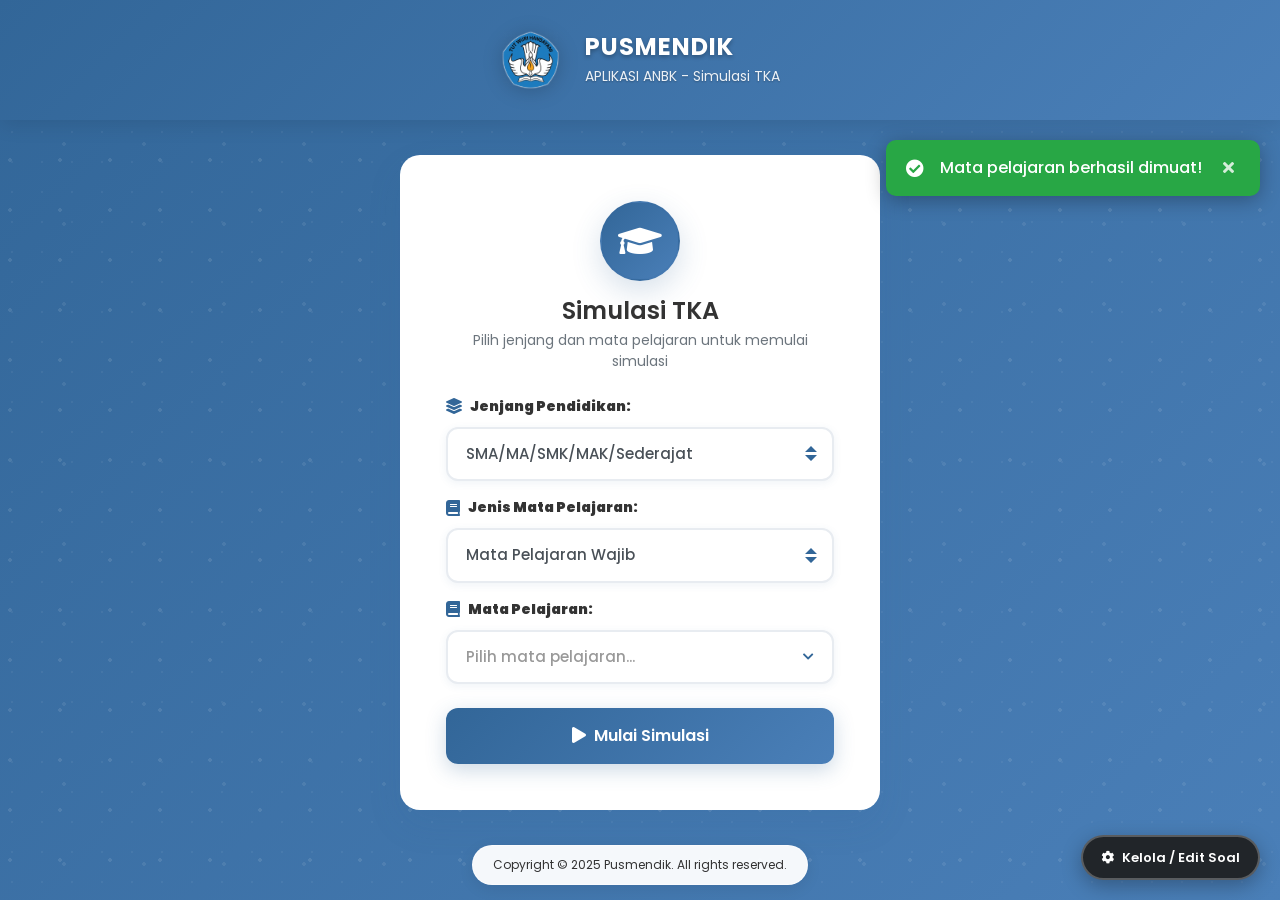
<file: index.html>
<!DOCTYPE html>
<html lang="id">
<head>
  <title id="pageTitle">Ayo Coba TKA | Pilih Mata Pelajaran</title>
  <meta charset="utf-8">
  <meta name="viewport" content="width=device-width, initial-scale=1">

  <link rel="apple-touch-icon" sizes="180x180" href="assets/images/apple-touch-icon.png">
  <link rel="icon" type="image/png" sizes="32x32" href="assets/images/favicon-32x32.png">
  <meta name="theme-color" content="#326698">

  <!-- Bootstrap 4.5.2, FontAwesome 5.7.0, iCheck Bootstrap, Google Fonts Poppins -->
  <link rel="stylesheet" href="https://maxcdn.bootstrapcdn.com/bootstrap/4.5.2/css/bootstrap.min.css">
  <link rel="stylesheet" href="https://use.fontawesome.com/releases/v5.7.0/css/all.css" crossorigin="anonymous">
  <link rel="stylesheet" href="assets/css/icheck-bootstrap.min.css">
  <link href="https://fonts.googleapis.com/css2?family=Poppins:wght@300;400;500;600;700&display=swap" rel="stylesheet">
  <link rel="stylesheet" href="assets/css/style.css">

  <script src="https://ajax.googleapis.com/ajax/libs/jquery/3.5.1/jquery.min.js"></script>
  <script src="https://cdnjs.cloudflare.com/ajax/libs/popper.js/1.16.0/umd/popper.min.js"></script>
  <script src="https://maxcdn.bootstrapcdn.com/bootstrap/4.5.2/js/bootstrap.min.js"></script>
</head>
<body class="mode-landing" id="appBody">

  <!-- Background Pattern (Landing & Review) -->
  <div class="bg-pattern" id="bgPattern"></div>

  <!-- ==================== HEADER 1: LANDING / REVIEW MODERN HEADER ==================== -->
  <div class="container-fluid text-white" id="headerLanding"
    style="background: linear-gradient(135deg, #326698 0%, #4a7fb8 100%); box-shadow: 0 4px 20px rgba(0,0,0,0.1); height:120px; position:fixed; top:0px; left:0px; right:0px; z-index:1000;">
    <div class="row h-100 align-items-center">
      <div class="col-12" id="headerLandingCenter">
        <div class="d-flex align-items-center justify-content-center">
          <div class="logo-container mr-4">
            <img style="height:60px; filter: drop-shadow(0 2px 10px rgba(0,0,0,0.2));" src="assets/images/logo-kemdikbud-71x72.png" alt="Logo Kemendikdasmen">
          </div>
          <div class="header-text text-left">
            <h3 class="mb-1" style="font-weight: 700; font-size: 24px; text-shadow: 0 2px 4px rgba(0,0,0,0.3);">PUSMENDIK</h3>
            <p class="mb-0" style="font-size: 14px; opacity: 0.9; text-shadow: 0 1px 2px rgba(0,0,0,0.3);">APLIKASI ANBK - Simulasi TKA</p>
          </div>
        </div>
      </div>

      <!-- Header Review Mode (Left + Right User Avatar) -->
      <div class="col-md-6 d-none" id="headerReviewLeft">
        <div class="d-flex align-items-center justify-content-start pl-4">
          <div class="logo-container mr-4">
            <img style="height:60px; filter: drop-shadow(0 2px 10px rgba(0,0,0,0.2));" src="assets/images/logo-kemdikbud-71x72.png" alt="Logo">
          </div>
          <div class="header-text text-left">
            <h3 class="mb-1" style="font-weight: 700; font-size: 24px; text-shadow: 0 2px 4px rgba(0,0,0,0.3);">PUSMENDIK</h3>
            <p class="mb-0" style="font-size: 14px; opacity: 0.9; text-shadow: 0 1px 2px rgba(0,0,0,0.3);">APLIKASI ANBK - Simulasi TKA</p>
          </div>
        </div>
      </div>
      <div class="col-md-6 d-none" id="headerReviewRight">
        <div class="d-flex align-items-center justify-content-end pr-4">
          <div class="user-info text-right mr-3">
            <p class="mb-0" style="font-size: 14px; font-weight: 500;" id="reviewHeaderUser">P130100230 - PESERTA TKA</p>
            <p class="mb-0" style="font-size: 12px; opacity: 0.8;">Reviu Hasil Simulasi</p>
          </div>
          <div class="user-avatar">
            <div class="avatar-circle">
              <i class="fas fa-user"></i>
            </div>
          </div>
        </div>
      </div>
    </div>
  </div>

  <!-- ==================== HEADER 2: CBT / ANBK CLASSIC HEADER ==================== -->
  <div class="container-fluid text-white d-none" id="headerCBT"
    style="background:#326698; background-size: contain; background-image: url('assets/images/bg-top.png'); background-repeat: no-repeat; background-position: left; height:150px; position:fixed; top:0px; left:0px; right:0px; z-index:900;">
    <div class="row">
      <div class="col pl-5 pt-1">
        <table>
          <tbody>
            <tr>
              <td>
                <img style="margin:5px;height:70px" src="assets/images/logo-kemdikbud-71x72.png" alt="Logo">
              </td>
              <td class="text-left">
                <div><b>PUSMENDIK</b></div>
                <div><small>APLIKASI ANBK</small></div>
              </td>
            </tr>
          </tbody>
        </table>
      </div>
      <div class="col pl-5 pt-1 mt-4 pr-5 text-right d-none" id="headerCBTUserBox">
        <table align="right">
          <tbody>
            <tr>
              <td style="vertical-align:top; padding-right:8px;">
                <div><small id="headerCBTUserName">P130100230 - PESERTA TKA</small></div>
              </td>
              <td>
                <div class="pl-1 pr-1 pt-1 pb-1" style="background:#74b9ff;border-radius:2px;color:#326698">
                  <i class="fa fa-graduation-cap fa-flip-horizontal"></i>
                </div>
              </td>
            </tr>
          </tbody>
        </table>
      </div>
    </div>
  </div>

  <!-- ==================== VIEW 1: PILIH MATA PELAJARAN ==================== -->
  <section id="view-pilih-mapel" class="app-view">
    <div class="wrapper" style="margin: 0 auto; display: flex; justify-content: center; align-items: center; min-height: 100vh; padding-top: 140px;">
      <div id="formContent" class="landing-card">
        <div class="fadeIn text-center">
          <div class="header-icon mb-4">
            <div class="icon-circle">
              <i class="fas fa-graduation-cap"></i>
            </div>
            <h4 class="mt-3 mb-1" style="color: #333; font-weight: 600;">Simulasi TKA</h4>
            <p class="text-muted" style="font-size: 14px;">Pilih jenjang dan mata pelajaran untuk memulai simulasi</p>
          </div>

          <form action="javascript:void(0)" method="post" id="formData">
            <div class="form-group text-left">
              <label class="form-label"><i class="fas fa-layer-group mr-2"></i><b>Jenjang Pendidikan:</b></label>
              <select name="jenjang" id="jenjang" class="form-control custom-select">
                <option value="sma">SMA/MA/SMK/MAK/Sederajat</option>
                <option value="smp">SMP/MTs/Sederajat</option>
                <option value="sd">SD/MI/Sederajat</option>
              </select>
            </div>

            <div class="form-group text-left">
              <label class="form-label"><i class="fas fa-book mr-2"></i><b>Jenis Mata Pelajaran:</b></label>
              <select name="jenis_mapel" id="jenis_mapel" class="form-control custom-select">
                <option value="1">Mata Pelajaran Wajib</option>
                <option value="2">Mata Pelajaran Pilihan</option>
              </select>
            </div>

            <div class="form-group text-left" id="mapel_group">
              <label class="form-label"><i class="fas fa-book mr-2"></i><b>Mata Pelajaran:</b></label>
              <div class="mapel-select-wrapper" id="mapel_container">
                <div class="mapel-select-display" id="mapel_toggle">
                  <span id="mapel_selected_label" class="mapel-placeholder">Pilih mata pelajaran...</span>
                  <i class="fas fa-chevron-down mapel-arrow" id="mapel_arrow"></i>
                </div>
                <div class="mapel-dropdown" id="mapel_dropdown">
                  <div class="mapel-search-box">
                    <i class="fas fa-search mapel-search-icon"></i>
                    <input type="text" id="mapel_search_input" placeholder="Cari mata pelajaran..." autocomplete="off">
                  </div>
                  <div class="mapel-options-list" id="mapel_options_list">
                    <div class="mapel-loading">Loading...</div>
                  </div>
                </div>
              </div>
              <select name="mapel" id="mapel" style="display:none;"></select>
            </div>

            <div class="text-center mt-4">
              <button type="button" class="btn btn-primary btn-lg btn-block custom-btn" id="btnMulaiSimulasi" onclick="selectData()">
                <i class="fas fa-play mr-2"></i>Mulai Simulasi
              </button>
            </div>
          </form>
        </div>
      </div>
    </div>
  </section>

  <!-- ==================== VIEW 2: LOGIN SIMULASI ==================== -->
  <section id="view-login" class="app-view d-none">
    <div class="wrapper fadeInDown cbt-wrapper" style="margin-top:100px;">
      <div class="cbt-card" style="max-width:450px; width:90%;">
        <div class="fadeIn text-left p-5">
          <div style="font-size:18px;"><b>Selamat Datang</b></div>
          <div class="mb-3"><small class="text-muted">Silakan login dengan menggunakan username dan password yang anda miliki</small></div>
          <form class="text-center" action="javascript:void(0)" id="formLogin">
            <div class="input-group mt-4 mb-3">
              <div class="input-group-prepend">
                <span class="input-group-text" style="border:0px;background:#fff"><i class="fa fa-user-circle"></i></span>
              </div>
              <input type="text" class="form-control cbt-line-input" placeholder="Username" name="username" id="username" autocomplete="off" required value="P130100230">
            </div>
            <div class="input-group mt-3 mb-4">
              <div class="input-group-prepend">
                <span class="input-group-text" style="border:0px;background:#fff"><i class="fa fa-lock"></i></span>
              </div>
              <input type="password" class="form-control cbt-line-input" placeholder="Password" name="password" id="password" autocomplete="off" required value="DHND*">
              <div class="input-group-prepend">
                <span class="input-group-text" style="border:0px;background:#fff;padding-right:0px;padding-left:0px;cursor:pointer;" onclick="showPassword()" id="btn-eye"><i class="fa fa-eye"></i></span>
              </div>
            </div>
            <button type="button" class="btn btn-primary btn-round form-control" style="border-radius:20px" onclick="login()">Login</button>
          </form>
        </div>
      </div>
    </div>
  </section>

  <!-- ==================== VIEW 3: KONFIRMASI DATA PESERTA ==================== -->
  <section id="view-konfirmasi-data" class="app-view d-none">
    <div class="container-fluid fadeInDown pl-5 pr-5 mb-5" style="margin-top:100px; position:relative; z-index:950;">
      <div class="row">
        <div class="col-sm-8">
          <div class="text-left pl-5 pt-3 pb-5 mb-2 cbt-card" style="background-size: 300px; background-image: url('assets/images/logo-w.png'); background-repeat: no-repeat; background-position: top right;">
            <div>
              <span class="mr-3" id="token" style="font-weight:500; cursor:pointer;" title="Klik untuk menyalin token ke kolom Token" onclick="copyTokenToInput()">Token : JNZOON</span>
              <button class="btn btn-primary btn-round btn-sm" onclick="refreshToken();">Refresh</button>
            </div>
          </div>
        </div>
        <div class="col-sm-4">
          <div class="fadeIn text-left pl-5 pt-3 pb-5 pr-5 cbt-card" style="background-size: 300px; background-image: url('assets/images/logo-w.png'); background-repeat: no-repeat; background-position: top right;">
            <div style="font-size:26px" class="mb-2">Konfirmasi data Peserta</div>
            <form class="text-left" action="javascript:void(0)" id="formKonfirmasiData">
              <div class="mt-1">
                <label class="m-0 p-0"><small style="font-size:10px"><b>Kode NIK</b></small></label>
                <input type="text" class="w-100 m-0 p-0 cbt-flat-input" id="konf_nik" readonly value="P130100230">
              </div>
              <div class="mt-1">
                <label class="m-0 p-0"><small style="font-size:10px"><b>Nama Peserta</b></small></label>
                <input type="text" class="w-100 m-0 p-0 cbt-flat-input" id="konf_akun_peserta" readonly value="P130100230 - PESERTA TKA">
              </div>
              <div class="mt-1">
                <label class="m-0 p-0"><small style="font-size:10px"><b>Jenis Kelamin</b></small></label>
                <select class="form-control jenis_kelamin" id="jenis_kelamin" name="jenis_kelamin">
                  <option value="L">Laki-Laki</option>
                  <option value="P">Perempuan</option>
                </select>
              </div>
              <div class="mt-1">
                <label class="m-0 p-0"><small style="font-size:10px"><b>Mata Ujian</b></small></label>
                <input type="text" class="w-100 m-0 p-0 cbt-flat-input" id="konf_mata_ujian" readonly value="Matematika (Paket 1)">
              </div>
              <div class="mt-1">
                <label class="m-0 p-0"><small style="font-size:10px"><b>Nama Peserta</b></small></label>
                <input type="text" class="w-100 m-0 p-0 cbt-flat-input" placeholder="Ketikkan Nama Peserta" required name="nama_peserta" id="nama_peserta">
              </div>
              <div class="mt-1">
                <label class="m-0 p-0"><small style="font-size:10px"><b>Tanggal Lahir</b></small></label>
                <div class="input-group mb-3">
                  <select class="form-control" id="tgl" name="tgl" style="background-color:#eee;border:0px;margin-right:4px;border-radius:0px">
                    <option value="">Hari</option>
                  </select>
                  <select class="form-control" id="bulan" name="bulan" style="background-color:#eee;border:0px;margin-right:4px;border-radius:0px">
                    <option value="">Bulan</option>
                    <option value="01">Januari</option>
                    <option value="02">Februari</option>
                    <option value="03">Maret</option>
                    <option value="04">April</option>
                    <option value="05">Mei</option>
                    <option value="06">Juni</option>
                    <option value="07">Juli</option>
                    <option value="08">Agustus</option>
                    <option value="09">September</option>
                    <option value="10">Oktober</option>
                    <option value="11">November</option>
                    <option value="12">Desember</option>
                  </select>
                  <select class="form-control" id="tahun" name="tahun" style="background-color:#eee;border:0px;margin-right:4px;border-radius:0px">
                    <option value="">Tahun</option>
                  </select>
                </div>
              </div>
              <div class="mt-1">
                <label class="m-0 p-0 text-primary"><small style="font-size:10px"><b>Token</b></small></label>
                <input type="text" class="w-100 m-0 p-0 cbt-flat-input" placeholder="Ketikkan token di sini" id="input-token" name="token" required>
              </div>
              <button type="button" class="btn btn-primary btn-round form-control mt-4" onclick="konfirmasiData()" id="btnSubmitKonfData">Submit</button>
            </form>
          </div>
        </div>
      </div>
    </div>
  </section>

  <!-- ==================== VIEW 4: KONFIRMASI TES ==================== -->
  <section id="view-konfirmasi-tes" class="app-view d-none">
    <div class="wrapper fadeInDown cbt-wrapper" style="margin-top:100px;">
      <div class="fadeIn text-left pl-5 pt-5 pb-5 pr-5 cbt-card" style="max-width:450px; width:90%; background-size: 300px; background-image: url('assets/images/logo-w.png'); background-repeat: no-repeat; background-position: top right;">
        <div style="font-size:26px" class="mb-2">Konfirmasi Tes</div>
        <form class="text-left" action="javascript:void(0)" id="formKonfirmasiTes">
          <div class="mt-2">
            <label class="m-0 p-0"><small style="font-size:10px"><b>Nama Tes</b></small></label>
            <input type="text" class="w-100 m-0 p-0 cbt-flat-input" id="tes_nama_mapel" value="Matematika (Paket 1)" readonly>
          </div>
          <div class="mt-2">
            <label class="m-0 p-0"><small style="font-size:10px"><b>Status Tes</b></small></label>
            <input type="text" class="w-100 m-0 p-0 cbt-flat-input" value="Tes Baru" readonly>
          </div>
          <div class="mt-2">
            <label class="m-0 p-0"><small style="font-size:10px"><b>Waktu Tes</b></small></label>
            <input type="text" class="w-100 m-0 p-0 cbt-flat-input" name="mulai_tes" id="tes_waktu_mulai" value="" readonly>
          </div>
          <div class="mt-2">
            <label class="m-0 p-0"><small style="font-size:10px"><b>Alokasi Waktu Tes</b></small></label>
            <input type="text" class="w-100 m-0 p-0 cbt-flat-input" id="tes_alokasi_waktu" value="75 Menit" readonly>
          </div>
          <button type="button" class="btn btn-primary btn-round form-control mt-4" style="border-radius:20px" onclick="mulaiTes()" id="btnMulaiTes">Mulai</button>
        </form>
      </div>
    </div>
  </section>

  <!-- ==================== VIEW 5: PROSES TES (CBT INTERFACE) ==================== -->
  <section id="view-proses-tes" class="app-view d-none">
    <div class="container-fluid fadeInDown mb-5 cbt-exam-container" style="margin-top:90px; position:relative; z-index:950;">
      <div class="row">
        <div class="col-sm-12">
          <div class="text-left pt-3 pb-4 mb-2 cbt-card exam-main-card" style="background-size: 300px; background-image: url('assets/images/logo-w.png'); background-repeat: no-repeat; background-position: top right;">
            <div class="row row-atas align-items-center">
              <div class="col-sm-4">
                <span style="font-size:18px">Soal nomor</span>
                <span style="font-size:20px; font-weight:700;" id="noSoal">1</span>
              </div>
              <div class="col-sm-8 cont-btn-informasi">
                <button class="btn-informasi btn btn-primary btn-round mr-1" data-toggle="modal" data-target="#infoSoal" style="border-radius:30px;font-size:12px;">
                  <i class="fa fa-info-circle d-sm-none"></i><span class="d-none d-sm-inline-block">INFORMASI SOAL</span>
                </button>
                <button class="btn-informasi btn btn-outline-secondary btn-round mr-1" style="border-radius:30px;font-size:12px;">
                  Sisa Waktu : <b><span id="countdown">01:15:00</span></b>
                </button>
                <button class="btn-informasi btn btn-primary btn-round" data-toggle="modal" data-target="#myModal" style="border-radius:30px;font-size:12px">
                  <span class="d-none d-sm-inline-block">Daftar Soal </span> <i class="fa fa-th-large"></i>
                </button>
              </div>
            </div>

            <div class="row pb-2 row-atas align-items-center mt-1">
              <div class="col-sm-6">
                <small>Ukuran font soal:</small>
                <span style="font-size:12px" class="ml-2 mr-1 cfont" id="c1" onclick="changeFont('12','c1')">A</span>
                <span style="font-size:16px; font-weight:bold;" class="ml-2 mr-1 cfont" id="c2" onclick="changeFont('16','c2')">A</span>
                <span style="font-size:20px" class="ml-2 mr-1 cfont" id="c3" onclick="changeFont('18','c3')">A</span>
              </div>
              <div class="col-sm-6 mt-2 mataujian" id="examMataUjian">
                Matematika (Paket 1)
              </div>
            </div>

            <div class="row pl-3 pr-3 pb-2 mb-1">
              <div class="col" style="border-bottom:1px solid #eee"></div>
            </div>

            <!-- ISI SOAL -->
            <div class="row pl-3 pr-3 pb-2 mb-2">
              <div class="col p-3" id="isisoal" style="border:2px solid #eee; border-top:10px solid #eee; font-size:16px;">
                <!-- Динамически рендерится из банка вопросов -->
                <div id="questionsContainer"></div>
              </div>
            </div>

            <div class="row pl-3 pr-3 pb-1 mb-0">
              <div class="col" style="border-bottom:1px solid #eee"></div>
            </div>

            <!-- TOMBOL NAVIGASI BAWAH -->
            <div class="row pb-0 pt-2 mt-2 btn-bawah align-items-center">
              <div class="col text-center">
                <button class="btn btn-danger btn-round btn-md btn-navigasi" style="border-radius:30px;" id="btnPrevSoal" onclick="prevSoal()">
                  <i class="fa fa-chevron-circle-left"></i> <span class="d-none d-sm-inline-block">Soal sebelumnya</span>
                </button>
              </div>
              <div class="col text-center">
                <label class="btn btn-warning btn-round btn-md btn-navigasi mb-0" style="border-radius:30px;color:#fff;cursor:pointer;">
                  <input type="checkbox" onclick="raguRagu()" id="c_ragu_ragu" value="">
                  <span class="d-none d-sm-inline-block ml-1">Ragu-ragu</span>
                </label>
              </div>
              <div class="col text-center">
                <button class="btn btn-primary btn-round btn-md btn-navigasi" style="border-radius:30px;" onclick="nextSoal()" id="nextSoal">
                  <span class="d-none d-sm-inline-block" id="nextSoalLabel">Soal berikutnya</span> <i class="fa fa-chevron-circle-right"></i>
                </button>
              </div>
            </div>

          </div>
        </div>
      </div>
    </div>
  </section>

  <!-- ==================== VIEW 6: FINISH TES KONFIRMASI ==================== -->
  <section id="view-finish-tes" class="app-view d-none">
    <div class="wrapper fadeInDown cbt-wrapper" style="margin-top:100px;">
      <div class="fadeIn text-left pl-5 pt-5 pb-5 pr-5 cbt-card" style="max-width:480px; width:90%; background-size: 300px; background-image: url('assets/images/logo-w.png'); background-repeat: no-repeat; background-position: top right;">
        <div style="font-size:26px" class="mb-3">Konfirmasi Tes</div>
        <p style="font-size:15px; line-height:1.6;">
          Terimakasih telah berpartisipasi dalam tes ini.
          <br>Silahkan tekan tombol <span class="bg-danger text-white px-1">SELESAI TES</span> untuk mengakhiri tes. Atau tekan tombol <span class="bg-success text-white px-1">KEMBALI</span> untuk kembali ke halaman tes.
        </p>
        <div class="d-flex justify-content-between flex-wrap mt-4">
          <button type="button" class="btn btn-danger btn-round mt-2 btn-sm" style="border-radius:20px;width:160px;padding:8px 15px;font-weight:600;" onclick="goToReviewHasil()">SELESAI TES</button>
          <button type="button" class="btn btn-success btn-round mt-2 btn-sm" style="border-radius:20px;width:160px;padding:8px 15px;font-weight:600;" onclick="backToProsesTes()">KEMBALI</button>
        </div>
      </div>
    </div>
  </section>

  <!-- ==================== VIEW 7: REVIEW HASIL SIMULASI + SKOR & PEMBAHASAN ==================== -->
  <section id="view-review-hasil" class="app-view d-none">
    <div class="container-fluid fadeIn mb-5" style="margin-top:120px; padding-top: 20px;">
      <div class="row justify-content-center">
        <div class="col-lg-11 col-md-12">
          <div class="review-main-card">
            <!-- Header Section -->
            <div class="header-section text-center mb-4">
              <div class="result-icon mb-3">
                <div class="icon-circle-result">
                  <i class="fas fa-chart-line"></i>
                </div>
              </div>
              <h2 class="result-title">Reviu Hasil Simulasi</h2>
              <div class="subject-badge" id="reviewSubjectBadge">
                <i class="fas fa-book mr-2"></i>Matematika (Paket 1)
              </div>
            </div>

            <!-- Score Summary Cards -->
            <div class="row mb-4" id="scoreSummaryRow">
              <div class="col-md-3 col-6 mb-3">
                <div class="score-stat-box score-primary">
                  <div class="score-stat-label">NILAI AKHIR</div>
                  <div class="score-stat-value" id="statNilaiAkhir">100</div>
                  <div class="score-stat-sub" id="statPesertaNama">Peserta Simulasi</div>
                </div>
              </div>
              <div class="col-md-3 col-6 mb-3">
                <div class="score-stat-box score-success">
                  <div class="score-stat-label">JAWABAN BENAR</div>
                  <div class="score-stat-value" id="statBenar">0</div>
                  <div class="score-stat-sub">Soal dijawab tepat</div>
                </div>
              </div>
              <div class="col-md-3 col-6 mb-3">
                <div class="score-stat-box score-danger">
                  <div class="score-stat-label">JAWABAN SALAH</div>
                  <div class="score-stat-value" id="statSalah">0</div>
                  <div class="score-stat-sub">Belum tepat</div>
                </div>
              </div>
              <div class="col-md-3 col-6 mb-3">
                <div class="score-stat-box score-warning">
                  <div class="score-stat-label">TIDAK DIJAWAB</div>
                  <div class="score-stat-value" id="statKosong">0</div>
                  <div class="score-stat-sub" id="statTotalSoalSub">Dari 0 Pertanyaan</div>
                </div>
              </div>
            </div>

            <!-- Results Table -->
            <div class="table-responsive mt-3">
              <table class="table modern-table">
                <thead>
                  <tr class="table-header">
                    <th style="width:65px" class="text-center">No.</th>
                    <th style="min-width:220px" class="text-center">
                      <i class="fas fa-user-edit mr-2"></i>Jawaban Anda
                    </th>
                    <th style="min-width:220px" class="text-center">
                      <i class="fas fa-key mr-2"></i>Kunci Jawaban
                    </th>
                    <th style="width:120px" class="text-center">
                      <i class="fas fa-check-double mr-1"></i>Status
                    </th>
                  </tr>
                </thead>
                <tbody id="reviewTableBody">
                </tbody>
              </table>
            </div>

            <!-- Action Section -->
            <div class="action-section mt-4">
              <div class="row align-items-center">
                <div class="col-md-6">
                  <div class="result-stats">
                    <div class="stat-card mb-0">
                      <div class="stat-icon">
                        <i class="fas fa-tasks"></i>
                      </div>
                      <div class="stat-info text-left">
                        <h5>Total Soal</h5>
                        <p id="reviewTotalQuestionsText">7 Pertanyaan</p>
                      </div>
                    </div>
                  </div>
                </div>
                <div class="col-md-6">
                  <div class="action-buttons text-right">
                    <button class="btn custom-btn-download" onclick="window.print()">
                      <i class="fas fa-print mr-2"></i>Cetak / Simpan PDF
                    </button>
                    <button class="btn custom-btn-logout" onclick="logoutSimulasi()">
                      <i class="fas fa-sign-out-alt mr-2"></i>Keluar
                    </button>
                  </div>
                </div>
              </div>
            </div>

          </div>
        </div>
      </div>
    </div>
  </section>

  <!-- ==================== MODAL DAFTAR SOAL ==================== -->
  <div class="modal fadeIn" id="myModal">
    <div class="modal-dialog modal-dialog-centered">
      <div class="modal-content">
        <div class="modal-header" style="background:#dfe6e9">
          <h5 class="modal-title">Daftar Soal</h5>
          <button type="button" class="close" data-dismiss="modal">&times;</button>
        </div>
        <div class="modal-body text-center pb-4 pt-4">
          <div id="daftarSoalGrid" class="d-flex flex-wrap justify-content-center"></div>
          <div class="mt-3 pt-3 border-top d-flex justify-content-center flex-wrap small text-muted" style="gap:15px;">
            <span><span class="badge badge-primary">&nbsp;&nbsp;</span> Soal Aktif</span>
            <span><span class="badge badge-dark">&nbsp;&nbsp;</span> Sudah Dijawab</span>
            <span><span class="badge badge-warning">&nbsp;&nbsp;</span> Ragu-ragu</span>
            <span><span class="badge badge-light border border-dark">&nbsp;&nbsp;</span> Belum Dijawab</span>
          </div>
        </div>
      </div>
    </div>
  </div>

  <!-- ==================== MODAL INFORMASI SOAL ==================== -->
  <div class="modal" id="infoSoal">
    <div class="modal-dialog modal-dialog-centered">
      <div class="modal-content">
        <div class="modal-header" style="background:#dfe6e9">
          <h5 class="modal-title">Informasi Soal</h5>
          <button type="button" class="close" data-dismiss="modal">&times;</button>
        </div>
        <div class="modal-body text-left pb-4 pt-4 px-4" id="infoSoalBody">
          <p class="mb-2"><b>Mata Ujian:</b> <span id="infoModalMapel">Matematika</span></p>
          <p class="mb-2"><b>Petunjuk Pengerjaan:</b></p>
          <ul class="small pl-3 mb-0">
            <li>Pilih satu jawaban paling tepat untuk soal Pilihan Ganda biasa (lingkaran).</li>
            <li>Pilih satu atau lebih jawaban benar untuk soal Pilihan Ganda Kompleks (kotak centang).</li>
            <li>Pilih Benar/Salah pada setiap baris pernyataan untuk soal tabel kategori.</li>
            <li>Gunakan tombol <b>Ragu-ragu</b> bila ingin menandai soal untuk diperiksa kembali.</li>
          </ul>
        </div>
      </div>
    </div>
  </div>

  <!-- ==================== MODAL WAKTU HABIS ==================== -->
  <div class="modal fadeIn" id="timeoutDialog" role="dialog" data-backdrop="static" data-keyboard="false">
    <div class="modal-dialog modal-dialog-centered">
      <div class="modal-content">
        <div class="modal-body text-center pb-2 pt-5">
          <h5 class="modal-title" style="text-align:center; font-weight:700; color:#dc3545;">PERHATIAN !!</h5>
          <p class="mt-2">Waktu tes sudah habis !</p>
        </div>
        <div class="modal-footer justify-content-center">
          <button class="btn btn-danger" onclick="forceFinishTimeout()">Ok, Lanjutkan !</button>
        </div>
      </div>
    </div>
  </div>

  <!-- ==================== FOOTER INFO ==================== -->
  <div class="footer-info" id="footerInfo">
    <div class="container">
      <div class="text-center">
        <div class="copyright-card">
          <span>Copyright &copy; 2025 Pusmendik. All rights reserved.</span>
        </div>
      </div>
    </div>
  </div>

  <!-- ==================== FLOATING ADMIN BUTTON ==================== -->
  <a href="admin.html" class="floating-admin-btn" id="floatingAdminBtn" title="Buka Editor / Admin Soal untuk mengganti soal">
    <i class="fas fa-cog mr-2"></i>Kelola / Edit Soal
  </a>

  <!-- ==================== LOADER OVERLAY ==================== -->
  <div style="position:fixed;top:0px;left:0px;right:0px;bottom:0px;background:rgba(255,255,255,0.7);z-index:99999;display:none" id="loader">
    <img class="loader" src="assets/images/loader2.gif" alt="Loading...">
  </div>

  <script src="assets/js/default-data.js"></script>
  <script src="assets/js/storage.js"></script>
  <script src="assets/js/app.js"></script>
</body>
</html>
</file>
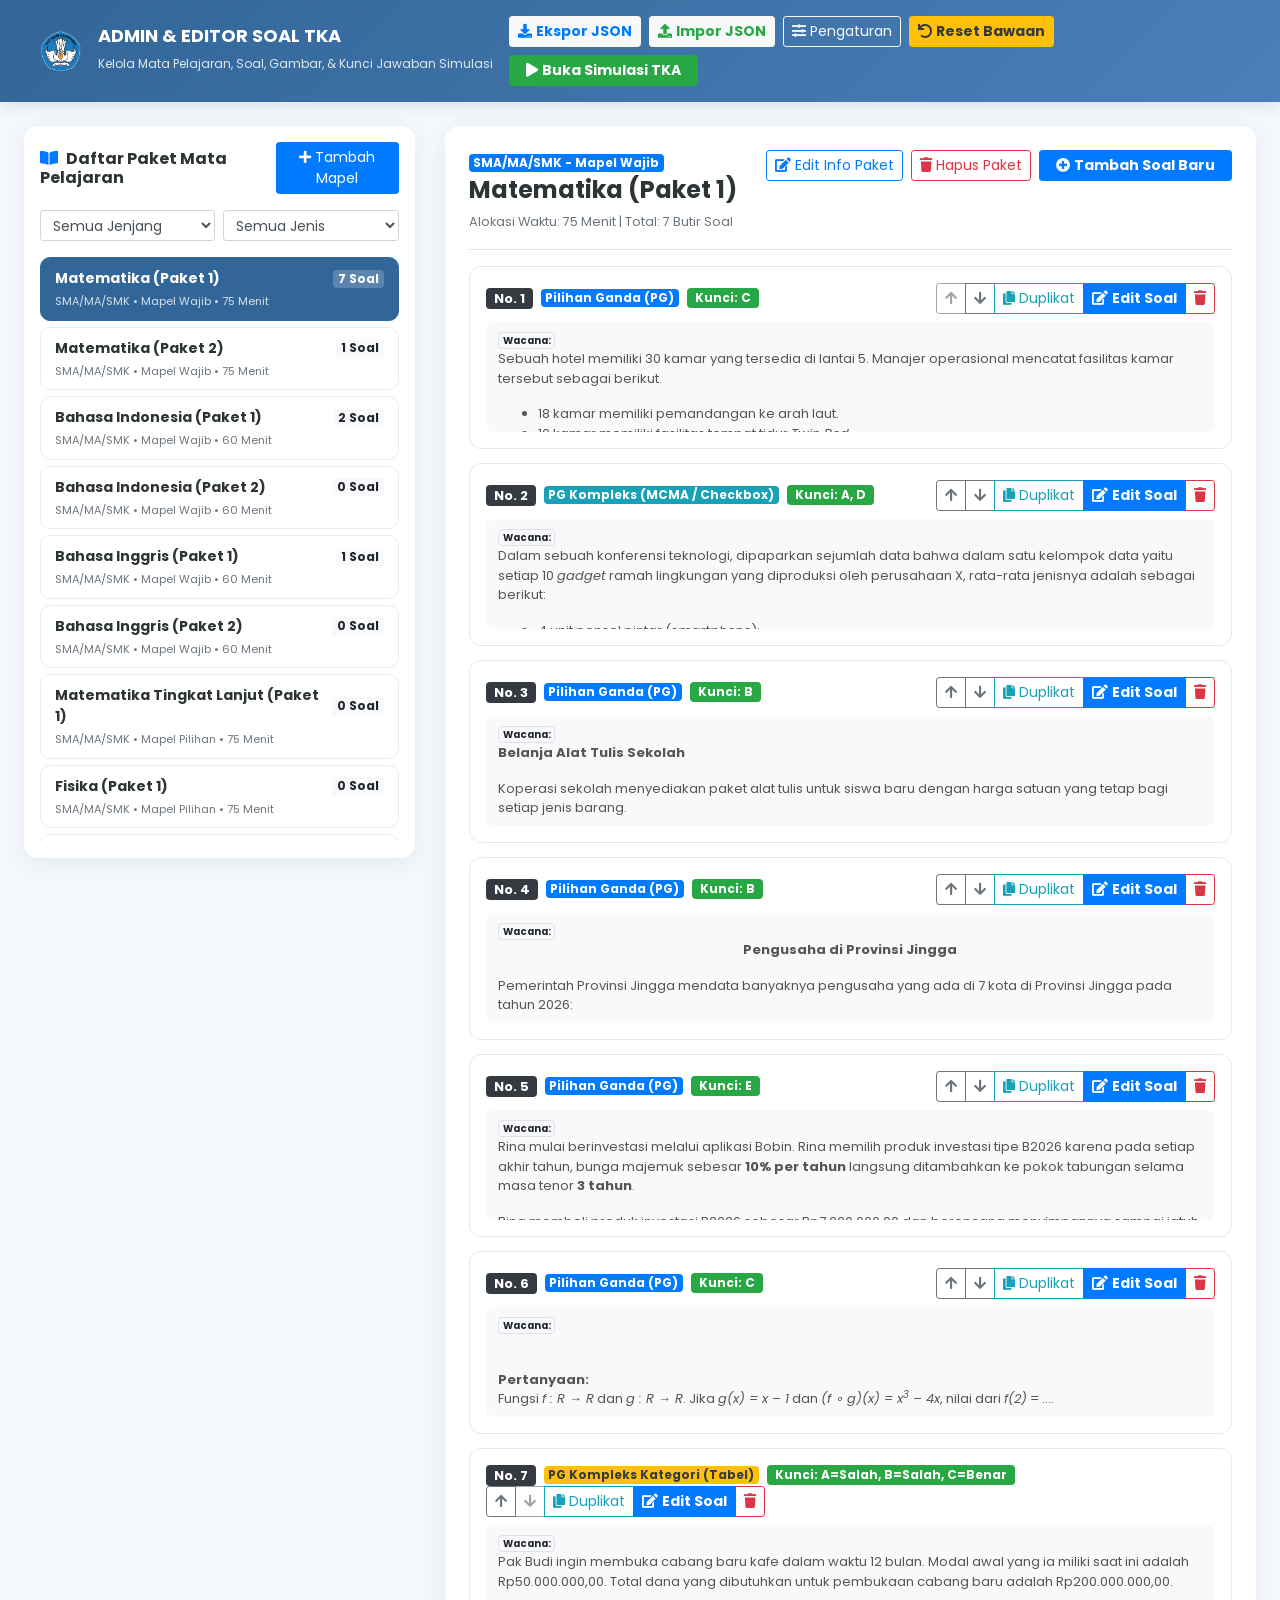
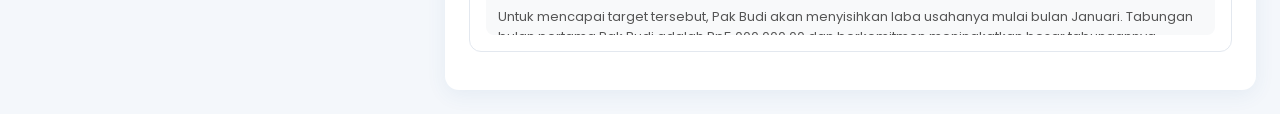
<file: admin.html>
<!DOCTYPE html>
<html lang="id">
<head>
  <title>Admin &amp; Editor Soal | Simulasi TKA Pusmendik</title>
  <meta charset="utf-8">
  <meta name="viewport" content="width=device-width, initial-scale=1">
  <link rel="icon" type="image/png" sizes="32x32" href="assets/images/favicon-32x32.png">

  <link rel="stylesheet" href="https://maxcdn.bootstrapcdn.com/bootstrap/4.5.2/css/bootstrap.min.css">
  <link rel="stylesheet" href="https://use.fontawesome.com/releases/v5.7.0/css/all.css" crossorigin="anonymous">
  <link href="https://fonts.googleapis.com/css2?family=Poppins:wght@300;400;500;600;700&display=swap" rel="stylesheet">

  <script src="https://ajax.googleapis.com/ajax/libs/jquery/3.5.1/jquery.min.js"></script>
  <script src="https://cdnjs.cloudflare.com/ajax/libs/popper.js/1.16.0/umd/popper.min.js"></script>
  <script src="https://maxcdn.bootstrapcdn.com/bootstrap/4.5.2/js/bootstrap.min.js"></script>

  <style>
    body {
      font-family: 'Poppins', sans-serif;
      background-color: #f4f7fb;
      color: #2d3436;
    }
    .admin-navbar {
      background: linear-gradient(135deg, #326698 0%, #4a7fb8 100%);
      box-shadow: 0 4px 15px rgba(0,0,0,0.1);
    }
    .card-custom {
      border: none;
      border-radius: 14px;
      box-shadow: 0 5px 20px rgba(50,102,152,0.08);
      background: #fff;
    }
    .subject-item {
      cursor: pointer;
      border-radius: 10px;
      padding: 10px 14px;
      margin-bottom: 6px;
      border: 1px solid #e9ecef;
      transition: all 0.2s;
    }
    .subject-item:hover {
      background: #eef5fc;
      border-color: #4a7fb8;
    }
    .subject-item.active {
      background: #326698;
      color: #fff;
      border-color: #326698;
    }
    .subject-item.active .text-muted {
      color: rgba(255,255,255,0.8) !important;
    }
    .subject-item.active .badge-light {
      background: rgba(255,255,255,0.2);
      color: #fff;
    }
    .question-card {
      border: 1px solid #e3e8ef;
      border-radius: 12px;
      padding: 16px;
      margin-bottom: 14px;
      background: #fff;
      transition: all 0.2s;
    }
    .question-card:hover {
      border-color: #4a7fb8;
      box-shadow: 0 4px 14px rgba(50,102,152,0.08);
    }
    .q-preview-box {
      max-height: 110px;
      overflow: hidden;
      font-size: 13px;
      color: #555;
      background: #f8f9fa;
      padding: 8px 12px;
      border-radius: 8px;
    }
    .q-preview-box img {
      max-height: 60px;
      width: auto;
    }
    .toolbar-btn {
      font-size: 12px;
      padding: 4px 9px;
      margin-right: 4px;
      margin-bottom: 4px;
    }
  </style>
</head>
<body>

  <!-- NAVBAR -->
  <nav class="navbar navbar-expand-lg navbar-dark admin-navbar py-3">
    <div class="container-fluid px-4">
      <a class="navbar-brand d-flex align-items-center" href="index.html">
        <img src="assets/images/logo-kemdikbud-71x72.png" style="height:42px" class="mr-3" alt="Logo">
        <div>
          <div style="font-weight:700; font-size:18px; line-height:1.1;">ADMIN &amp; EDITOR SOAL TKA</div>
          <small style="font-size:12px; opacity:0.85;">Kelola Mata Pelajaran, Soal, Gambar, &amp; Kunci Jawaban Simulasi</small>
        </div>
      </a>
      <div class="ml-auto d-flex align-items-center flex-wrap" style="gap:8px;">
        <button class="btn btn-light btn-sm font-weight-bold text-primary" onclick="exportJSON()">
          <i class="fas fa-download mr-1"></i>Ekspor JSON
        </button>
        <label class="btn btn-light btn-sm font-weight-bold text-success mb-0" style="cursor:pointer;">
          <i class="fas fa-upload mr-1"></i>Impor JSON
          <input type="file" id="importJsonInput" accept=".json" style="display:none" onchange="importJSONFile(this)">
        </label>
        <button class="btn btn-outline-light btn-sm" data-toggle="modal" data-target="#modalSettings">
          <i class="fas fa-sliders-h mr-1"></i>Pengaturan
        </button>
        <button class="btn btn-warning btn-sm font-weight-bold text-dark" onclick="resetToDefaultDB()">
          <i class="fas fa-undo mr-1"></i>Reset Bawaan
        </button>
        <a href="index.html" class="btn btn-success btn-sm font-weight-bold px-3">
          <i class="fas fa-play mr-1"></i>Buka Simulasi TKA
        </a>
      </div>
    </div>
  </nav>

  <!-- MAIN CONTENT -->
  <div class="container-fluid px-4 py-4">
    <div class="row">
      <!-- SIDEBAR KIRI: DAFTAR MATA PELAJARAN / PAKET -->
      <div class="col-lg-4 col-md-5 mb-4">
        <div class="card card-custom p-3">
          <div class="d-flex justify-content-between align-items-center mb-3">
            <h6 class="font-weight-bold mb-0"><i class="fas fa-book-open text-primary mr-2"></i>Daftar Paket Mata Pelajaran</h6>
            <button class="btn btn-primary btn-sm" onclick="openAddSubjectModal()">
              <i class="fas fa-plus mr-1"></i>Tambah Mapel
            </button>
          </div>

          <div class="row no-gutters mb-3">
            <div class="col-6 pr-1">
              <select id="filterJenjang" class="form-control form-control-sm" onchange="renderSubjectList()">
                <option value="all">Semua Jenjang</option>
                <option value="sma">SMA/MA/SMK</option>
                <option value="smp">SMP/MTs</option>
                <option value="sd">SD/MI</option>
              </select>
            </div>
            <div class="col-6 pl-1">
              <select id="filterJenis" class="form-control form-control-sm" onchange="renderSubjectList()">
                <option value="all">Semua Jenis</option>
                <option value="1">Mapel Wajib</option>
                <option value="2">Mapel Pilihan</option>
              </select>
            </div>
          </div>

          <div id="subjectListContainer" style="max-height: 65vh; overflow-y: auto;"></div>
        </div>
      </div>

      <!-- PANEL KANAN: DETAIL PAKET & DAFTAR SOAL -->
      <div class="col-lg-8 col-md-7">
        <div class="card card-custom p-4" id="subjectDetailPanel">
          <!-- Header Paket Aktif -->
          <div class="d-flex justify-content-between align-items-start flex-wrap border-bottom pb-3 mb-3">
            <div>
              <span class="badge badge-primary mb-1" id="activeSubjBadge">SMA - Wajib</span>
              <h4 class="font-weight-bold mb-1" id="activeSubjTitle">Matematika (Paket 1)</h4>
              <small class="text-muted" id="activeSubjMeta">Alokasi Waktu: 75 Menit | Total: 7 Soal</small>
            </div>
            <div class="d-flex align-items-center mt-2 mt-sm-0" style="gap:8px;">
              <button class="btn btn-outline-primary btn-sm" onclick="openEditSubjectModal()">
                <i class="fas fa-edit mr-1"></i>Edit Info Paket
              </button>
              <button class="btn btn-outline-danger btn-sm" onclick="deleteActiveSubject()">
                <i class="fas fa-trash mr-1"></i>Hapus Paket
              </button>
              <button class="btn btn-primary btn-sm font-weight-bold px-3" onclick="openQuestionModal(-1)">
                <i class="fas fa-plus-circle mr-1"></i>Tambah Soal Baru
              </button>
            </div>
          </div>

          <!-- Daftar Soal -->
          <div id="adminQuestionsList"></div>
        </div>
      </div>
    </div>
  </div>

  <!-- ==================== MODAL TAMBAH / EDIT SOAL ==================== -->
  <div class="modal fade" id="modalQuestion" tabindex="-1" role="dialog" data-backdrop="static">
    <div class="modal-dialog modal-xl modal-dialog-scrollable" role="document">
      <div class="modal-content">
        <div class="modal-header bg-primary text-white">
          <h5 class="modal-title font-weight-bold" id="modalQuestionTitle">Tambah / Edit Soal</h5>
          <button type="button" class="close text-white" data-dismiss="modal">&times;</button>
        </div>
        <div class="modal-body p-4">
          <input type="hidden" id="editQuestionIndex" value="-1">

          <div class="form-row">
            <div class="form-group col-md-6">
              <label class="font-weight-bold small">Tipe Soal TKA:</label>
              <select class="form-control" id="qType" onchange="onQuestionTypeChange()">
                <option value="pg">Pilihan Ganda Biasa (1 Jawaban Benar - Radio A/B/C/D/E)</option>
                <option value="mcma">Pilihan Ganda Kompleks / MCMA (Lebih dari 1 Jawaban Benar - Checkbox)</option>
                <option value="kategori">Pilihan Ganda Kompleks Kategori (Tabel Benar / Salah)</option>
                <option value="isian">Isian Singkat / Jawaban Teks</option>
              </select>
            </div>
            <div class="form-group col-md-6 d-none" id="categoryLabelsGroup">
              <label class="font-weight-bold small">Label Kolom Kategori (Misal: Benar, Salah atau Sesuai, Tidak Sesuai):</label>
              <div class="input-group">
                <input type="text" class="form-control" id="catLabel1" value="Benar" placeholder="Label Kolom 1">
                <input type="text" class="form-control" id="catLabel2" value="Salah" placeholder="Label Kolom 2">
              </div>
            </div>
          </div>

          <div class="row">
            <!-- KOLOM KIRI: WACANA / STIMULUS -->
            <div class="col-md-6">
              <div class="form-group">
                <div class="d-flex justify-content-between align-items-center mb-1">
                  <label class="font-weight-bold small mb-0">Wacana / Stimulus / Gambar (Tampil di Kolom Kiri):</label>
                  <div>
                    <button type="button" class="btn btn-outline-secondary toolbar-btn" onclick="insertTag('qStimulus', '<b>', '</b>')"><b>B</b></button>
                    <button type="button" class="btn btn-outline-secondary toolbar-btn" onclick="insertTag('qStimulus', '<em>', '</em>')"><i>I</i></button>
                    <button type="button" class="btn btn-outline-secondary toolbar-btn" onclick="insertTag('qStimulus', '<p>', '</p>')">Paragraf</button>
                    <label class="btn btn-info toolbar-btn mb-0" style="cursor:pointer;">
                      <i class="fas fa-image mr-1"></i>Sisipkan Gambar
                      <input type="file" accept="image/*" style="display:none" onchange="insertImageToTextarea(this, 'qStimulus')">
                    </label>
                  </div>
                </div>
                <textarea class="form-control" id="qStimulus" rows="6" placeholder="Tulis wacana, cerita, tabel, atau sisipkan gambar pendukung soal di sini (boleh dikosongkan jika soal tidak memiliki wacana)..."></textarea>
              </div>
            </div>

            <!-- KOLOM KANAN: PERTANYAAN POKOK -->
            <div class="col-md-6">
              <div class="form-group">
                <div class="d-flex justify-content-between align-items-center mb-1">
                  <label class="font-weight-bold small mb-0">Pertanyaan Soal (Tampil di Kolom Kanan):</label>
                  <div>
                    <button type="button" class="btn btn-outline-secondary toolbar-btn" onclick="insertTag('qStem', '<b>', '</b>')"><b>B</b></button>
                    <button type="button" class="btn btn-outline-secondary toolbar-btn" onclick="insertTag('qStem', '<em>', '</em>')"><i>I</i></button>
                    <label class="btn btn-info toolbar-btn mb-0" style="cursor:pointer;">
                      <i class="fas fa-image mr-1"></i>Sisipkan Gambar
                      <input type="file" accept="image/*" style="display:none" onchange="insertImageToTextarea(this, 'qStem')">
                    </label>
                  </div>
                </div>
                <textarea class="form-control" id="qStem" rows="6" placeholder="Tulis kalimat pertanyaan di sini..."></textarea>
              </div>
            </div>
          </div>

          <hr>

          <!-- AREA OPSI & KUNCI JAWABAN DINAMIS -->
          <div id="dynamicOptionsEditor"></div>

          <hr>

          <!-- PEMBAHASAN SOAL -->
          <div class="form-group mb-0">
            <label class="font-weight-bold small"><i class="fas fa-lightbulb text-warning mr-1"></i>Pembahasan Soal (Ditampilkan pada halaman Reviu Hasil setelah tes selesai):</label>
            <textarea class="form-control" id="qPembahasan" rows="3" placeholder="Tulis penjelasan / cara penyelesaian soal di sini (opsional)..."></textarea>
          </div>
        </div>
        <div class="modal-footer">
          <button type="button" class="btn btn-secondary" data-dismiss="modal">Batal</button>
          <button type="button" class="btn btn-primary font-weight-bold px-4" onclick="saveQuestionFromModal()">
            <i class="fas fa-save mr-1"></i>Simpan Soal
          </button>
        </div>
      </div>
    </div>
  </div>

  <!-- ==================== MODAL TAMBAH / EDIT PAKET MATA PELAJARAN ==================== -->
  <div class="modal fade" id="modalSubject" tabindex="-1" role="dialog">
    <div class="modal-dialog" role="document">
      <div class="modal-content">
        <div class="modal-header bg-primary text-white">
          <h5 class="modal-title font-weight-bold" id="modalSubjectTitle">Tambah / Edit Paket Mata Pelajaran</h5>
          <button type="button" class="close text-white" data-dismiss="modal">&times;</button>
        </div>
        <div class="modal-body">
          <input type="hidden" id="editSubjectMode" value="add">
          <div class="form-group">
            <label class="small font-weight-bold">Jenjang Pendidikan:</label>
            <select class="form-control" id="subjJenjang">
              <option value="sma">SMA/MA/SMK/MAK/Sederajat</option>
              <option value="smp">SMP/MTs/Sederajat</option>
              <option value="sd">SD/MI/Sederajat</option>
            </select>
          </div>
          <div class="form-group">
            <label class="small font-weight-bold">Jenis Mata Pelajaran:</label>
            <select class="form-control" id="subjJenis">
              <option value="1">Mata Pelajaran Wajib</option>
              <option value="2">Mata Pelajaran Pilihan</option>
            </select>
          </div>
          <div class="form-group">
            <label class="small font-weight-bold">Nama Mata Pelajaran:</label>
            <input type="text" class="form-control" id="subjNama" placeholder="Contoh: Matematika / Fisika / Bahasa Indonesia">
          </div>
          <div class="form-group">
            <label class="small font-weight-bold">Nama Paket (Opsional):</label>
            <input type="text" class="form-control" id="subjPaket" placeholder="Contoh: Paket 1">
          </div>
          <div class="form-group mb-0">
            <label class="small font-weight-bold">Alokasi Waktu Ujian (Menit):</label>
            <input type="number" class="form-control" id="subjDurasi" value="75" min="1" max="300">
          </div>
        </div>
        <div class="modal-footer">
          <button type="button" class="btn btn-secondary" data-dismiss="modal">Batal</button>
          <button type="button" class="btn btn-primary font-weight-bold" onclick="saveSubjectFromModal()">Simpan Paket</button>
        </div>
      </div>
    </div>
  </div>

  <!-- ==================== MODAL PENGATURAN UMUM ==================== -->
  <div class="modal fade" id="modalSettings" tabindex="-1" role="dialog">
    <div class="modal-dialog" role="document">
      <div class="modal-content">
        <div class="modal-header bg-dark text-white">
          <h5 class="modal-title font-weight-bold"><i class="fas fa-sliders-h mr-2"></i>Pengaturan Simulasi</h5>
          <button type="button" class="close text-white" data-dismiss="modal">&times;</button>
        </div>
        <div class="modal-body">
          <div class="form-group">
            <label class="small font-weight-bold">Username Login Default:</label>
            <input type="text" class="form-control" id="setUsername" value="P130100230">
          </div>
          <div class="form-group">
            <label class="small font-weight-bold">Password Login Default:</label>
            <input type="text" class="form-control" id="setPassword" value="DHND*">
          </div>
          <div class="form-group">
            <label class="small font-weight-bold">Label Akun Peserta di Header:</label>
            <input type="text" class="form-control" id="setNamaAkun" value="P130100230 - PESERTA TKA">
          </div>
          <div class="custom-control custom-switch mb-2">
            <input type="checkbox" class="custom-control-input" id="setShowPembahasan" checked>
            <label class="custom-control-label small font-weight-bold" for="setShowPembahasan">Tampilkan Pembahasan Soal di Halaman Reviu Hasil</label>
          </div>
          <div class="custom-control custom-switch">
            <input type="checkbox" class="custom-control-input" id="setShowAdminBtn" checked>
            <label class="custom-control-label small font-weight-bold" for="setShowAdminBtn">Tampilkan Tombol Mengambang "Kelola / Edit Soal" di Halaman Depan</label>
          </div>
        </div>
        <div class="modal-footer">
          <button type="button" class="btn btn-secondary" data-dismiss="modal">Batal</button>
          <button type="button" class="btn btn-primary font-weight-bold" onclick="saveGlobalSettings()">Simpan Pengaturan</button>
        </div>
      </div>
    </div>
  </div>

  <script src="assets/js/default-data.js"></script>
  <script src="assets/js/storage.js"></script>
  <script src="assets/js/admin.js"></script>
</body>
</html>
</file>
<file: assets/css/style.css>
/* ==========================================================================
   CSS Replikasi Simulasi TKA - Pusmendik Kemendikdasmen (ANBK)
   Berdasarkan ekstraksi DOM & CSS asli via REA
   ========================================================================== */

body.mode-landing {
  background: linear-gradient(135deg, #326698 0%, #4a7fb8 100%, #667eea 100%);
  font-family: 'Poppins', sans-serif;
  min-height: 100vh;
  margin: 0;
}

body.mode-cbt {
  background: #ffffff;
  font-family: -apple-system, BlinkMacSystemFont, "Segoe UI", Roboto, "Helvetica Neue", Arial, sans-serif;
  min-height: 100vh;
  margin: 0;
}

/* Background Pattern */
.bg-pattern {
  position: fixed;
  top: 0;
  left: 0;
  width: 100%;
  height: 100%;
  background-image:
    radial-gradient(circle at 20% 20%, rgba(255,255,255,0.1) 2px, transparent 2px),
    radial-gradient(circle at 80% 80%, rgba(255,255,255,0.08) 2px, transparent 2px),
    radial-gradient(circle at 40% 40%, rgba(255,255,255,0.05) 1px, transparent 1px);
  background-size: 50px 50px, 80px 80px, 30px 30px;
  z-index: -1;
  pointer-events: none;
}

.loader {
  margin: 0;
  position: absolute;
  top: 50%;
  left: 50%;
  -ms-transform: translate(-50%, -50%);
  transform: translate(-50%, -50%);
}

.wrapper {
  display: flex;
  align-items: center;
  flex-direction: column;
  justify-content: center;
  width: 100%;
  min-height: 100vh;
  padding: 20px 20px 75px 20px;
  margin: 0 auto;
  text-align: center;
}

.cbt-wrapper {
  min-height: auto;
  padding-top: 20px;
}

/* Header Styling */
.logo-container {
  display: flex;
  align-items: center;
}

.header-text h3 {
  margin: 0;
  letter-spacing: 1px;
}

.header-text p {
  margin: 0;
  font-weight: 400;
}

/* Landing Card (#formContent on page 1) */
.landing-card {
  border-radius: 20px;
  background: #ffffff;
  padding: 45px;
  width: 90%;
  max-width: 480px;
  position: relative;
  box-shadow: 0 15px 35px 0 rgba(50, 102, 152, 0.1);
  text-align: center;
  border: 1px solid rgba(255,255,255,0.8);
}

/* Classic CBT Card (#formContent on pages 2-6) */
.cbt-card {
  border-radius: 10px;
  background: #fff;
  position: relative;
  box-shadow: 0 30px 60px 0 rgba(0,0,0,0.3);
  text-align: center;
}

.exam-main-card {
  padding-left: 50px;
  padding-right: 50px;
}

/* Header Icon */
.header-icon .icon-circle {
  width: 80px;
  height: 80px;
  border-radius: 50%;
  background: linear-gradient(135deg, #326698 0%, #4a7fb8 100%);
  display: flex;
  align-items: center;
  justify-content: center;
  margin: 0 auto;
  box-shadow: 0 10px 30px rgba(50, 102, 152, 0.2);
  border: 2px solid rgba(50, 102, 152, 0.1);
  animation: floating 3s ease-in-out infinite;
}

.header-icon .icon-circle i {
  font-size: 35px;
  color: white;
}

@keyframes floating {
  0%, 100% { transform: translateY(0px); }
  50% { transform: translateY(-10px); }
}

/* Form Styling */
.form-label {
  color: #333;
  font-weight: 600;
  margin-bottom: 10px;
  font-size: 14px;
  display: flex;
  align-items: center;
}

.form-label i {
  color: #326698;
  margin-right: 8px;
  font-size: 16px;
}

.custom-select {
  border: 2px solid #e8ecf1;
  border-radius: 12px;
  padding: 14px 18px;
  font-size: 15px;
  font-weight: 500;
  transition: all 0.3s ease;
  background-color: #fff;
  background-image: url('data:image/svg+xml;charset=US-ASCII,<svg xmlns="http://www.w3.org/2000/svg" viewBox="0 0 4 5"><path fill="%23326698" d="M2 0L0 2h4zm0 5L0 3h4z"/></svg>');
  background-repeat: no-repeat;
  background-position: right 15px center;
  background-size: 12px;
  appearance: none;
  -webkit-appearance: none;
  -moz-appearance: none;
  cursor: pointer;
  box-shadow: 0 2px 8px rgba(50, 102, 152, 0.08);
  height: auto;
}

.custom-select:focus {
  border-color: #326698;
  box-shadow: 0 0 0 3px rgba(50, 102, 152, 0.1), 0 4px 16px rgba(50, 102, 152, 0.15);
  outline: none;
  transform: translateY(-1px);
}

.custom-select:hover {
  border-color: #4a7fb8;
  box-shadow: 0 4px 12px rgba(50, 102, 152, 0.12);
}

.custom-btn {
  background: linear-gradient(135deg, #326698 0%, #4a7fb8 100%);
  border: none;
  border-radius: 12px;
  padding: 16px 30px;
  font-weight: 600;
  font-size: 16px;
  transition: all 0.3s ease;
  box-shadow: 0 6px 20px rgba(50, 102, 152, 0.25);
  position: relative;
  overflow: hidden;
}

.custom-btn::before {
  content: '';
  position: absolute;
  top: 0;
  left: -100%;
  width: 100%;
  height: 100%;
  background: linear-gradient(90deg, transparent, rgba(255,255,255,0.2), transparent);
  transition: left 0.5s;
}

.custom-btn:hover::before {
  left: 100%;
}

.custom-btn:hover {
  transform: translateY(-2px);
  box-shadow: 0 8px 25px rgba(50, 102, 152, 0.35);
  background: linear-gradient(135deg, #4a7fb8 0%, #326698 100%);
}

/* Custom Searchable Dropdown */
.mapel-select-wrapper {
  position: relative;
}

.mapel-select-display {
  border: 2px solid #e8ecf1;
  border-radius: 12px;
  padding: 14px 18px;
  font-size: 15px;
  font-weight: 500;
  background-color: #fff;
  box-shadow: 0 2px 8px rgba(50, 102, 152, 0.08);
  cursor: pointer;
  transition: all 0.3s ease;
  display: flex;
  align-items: center;
  justify-content: space-between;
  user-select: none;
}

.mapel-select-display:hover {
  border-color: #4a7fb8;
  box-shadow: 0 4px 12px rgba(50, 102, 152, 0.12);
}

.mapel-select-display.open {
  border-color: #326698;
  box-shadow: 0 0 0 3px rgba(50, 102, 152, 0.1), 0 4px 16px rgba(50, 102, 152, 0.15);
  transform: translateY(-1px);
  border-bottom-left-radius: 0;
  border-bottom-right-radius: 0;
}

.mapel-select-display.open.open-up {
  border-bottom-left-radius: 12px;
  border-bottom-right-radius: 12px;
  border-top-left-radius: 0;
  border-top-right-radius: 0;
  transform: translateY(1px);
}

.mapel-placeholder { color: #999; }
.mapel-selected-text { color: #333; }

.mapel-arrow {
  color: #326698;
  font-size: 12px;
  transition: transform 0.3s ease;
}

.mapel-arrow.rotated {
  transform: rotate(180deg);
}

.mapel-dropdown {
  display: none;
  position: absolute;
  top: 100%;
  left: 0;
  right: 0;
  background: #fff;
  border: 2px solid #326698;
  border-top: none;
  border-bottom-left-radius: 12px;
  border-bottom-right-radius: 12px;
  box-shadow: 0 8px 25px rgba(50, 102, 152, 0.2);
  z-index: 9999;
  overflow: hidden;
}

.mapel-dropdown.up {
  top: auto;
  bottom: 100%;
  border-top: 2px solid #326698;
  border-bottom: none;
  border-top-left-radius: 12px;
  border-top-right-radius: 12px;
  border-bottom-left-radius: 0;
  border-bottom-right-radius: 0;
  box-shadow: 0 -8px 25px rgba(50, 102, 152, 0.2);
}

.mapel-search-box {
  padding: 10px 12px;
  border-bottom: 1px solid #e8ecf1;
  display: flex;
  align-items: center;
  background: #f8f9fa;
}

.mapel-search-icon {
  color: #326698;
  margin-right: 8px;
  font-size: 13px;
}

.mapel-search-box input {
  border: none !important;
  outline: none !important;
  background: transparent;
  font-family: 'Poppins', sans-serif;
  font-size: 14px;
  color: #333;
  width: 100%;
}

.mapel-options-list {
  max-height: 220px;
  overflow-y: auto;
}

.mapel-option {
  padding: 11px 16px;
  font-size: 14px;
  font-family: 'Poppins', sans-serif;
  cursor: pointer;
  color: #333;
  transition: background 0.15s;
}

.mapel-option:hover {
  background-color: #e8f0f8;
  color: #326698;
}

.mapel-option.selected {
  background-color: #e8f0f8;
  color: #326698;
  font-weight: 600;
}

.mapel-loading, .mapel-empty {
  padding: 16px;
  text-align: center;
  color: #999;
  font-size: 14px;
}

.error-input, .mapel-select-display.error-input {
  border-color: #dc3545 !important;
  box-shadow: 0 0 0 0.2rem rgba(220, 53, 69, 0.25) !important;
  animation: shake 0.5s ease-in-out;
}

@keyframes shake {
  0%, 100% { transform: translateX(0); }
  25% { transform: translateX(-5px); }
  75% { transform: translateX(5px); }
}

/* CBT Inputs */
.cbt-line-input {
  border: none !important;
  color: #0d0d0d;
  font-size: 16px;
  border-radius: 0px !important;
  border-bottom: 2px solid #eee !important;
  box-shadow: none !important;
}

.cbt-flat-input {
  border: none;
  color: #0d0d0d;
  text-decoration: none;
  border-radius: 0px;
  border-bottom: 1px solid #eee;
  background: transparent;
  font-size: 15px;
  padding: 3px 0;
  outline: none;
}

.jenis_kelamin {
  border: none;
  color: #0d0d0d;
  border-radius: 0px;
  border-bottom: 1px solid #eee;
  background: transparent;
  padding-left: 0px;
  box-shadow: none !important;
}

/* CBT Exam Area */
.cfont {
  cursor: pointer;
  user-select: none;
}

.mataujian {
  text-align: right;
  font-weight: 500;
}

.cont-btn-informasi {
  text-align: right;
}

.btn-navigasi {
  width: 180px;
}

.cont-soal img, .isi-soal img {
  max-width: 100%;
  height: auto;
}

.option-row-clickable {
  cursor: pointer;
}

.option-row-clickable:hover {
  background-color: rgba(50, 102, 152, 0.04);
}

/* Animations */
.fadeInDown {
  opacity: 1;
  animation-name: fadeInDown;
  animation-duration: 0.4s;
  animation-fill-mode: both;
}

@keyframes fadeInDown {
  0% {
    opacity: 1;
    transform: translate3d(0, -15px, 0);
  }
  100% {
    opacity: 1;
    transform: none;
  }
}

.fadeIn {
  opacity: 1;
}

/* Footer Info */
.footer-info {
  position: fixed;
  bottom: 15px;
  left: 0;
  right: 0;
  z-index: 10;
  pointer-events: none;
}

.copyright-card {
  background: rgba(255, 255, 255, 0.95);
  padding: 10px 20px;
  border-radius: 25px;
  font-size: 12px;
  color: #333;
  box-shadow: 0 4px 15px rgba(0,0,0,0.08);
  border: 1px solid rgba(255,255,255,0.5);
  display: inline-flex;
  align-items: center;
  margin: 0 auto;
}

/* Review Page Styles */
.review-main-card {
  background: rgba(255, 255, 255, 0.98);
  backdrop-filter: blur(10px);
  border-radius: 20px;
  padding: 40px;
  box-shadow: 0 20px 60px rgba(0, 0, 0, 0.1);
  border: 1px solid rgba(255, 255, 255, 0.18);
  position: relative;
  overflow: hidden;
}

.user-avatar .avatar-circle {
  width: 45px;
  height: 45px;
  background: rgba(255, 255, 255, 0.2);
  border-radius: 50%;
  display: flex;
  align-items: center;
  justify-content: center;
  border: 2px solid rgba(255, 255, 255, 0.3);
}

.user-avatar .avatar-circle i {
  color: white;
  font-size: 18px;
}

.result-icon .icon-circle-result {
  width: 80px;
  height: 80px;
  border-radius: 50%;
  background: linear-gradient(135deg, #17a2b8 0%, #326698 100%);
  display: flex;
  align-items: center;
  justify-content: center;
  margin: 0 auto;
  box-shadow: 0 10px 30px rgba(23, 162, 184, 0.2);
  animation: resultPulse 2s ease-in-out infinite;
}

.result-icon .icon-circle-result i {
  font-size: 35px;
  color: white;
}

@keyframes resultPulse {
  0%, 100% { transform: scale(1); }
  50% { transform: scale(1.05); }
}

.result-title {
  color: #333;
  font-weight: 700;
  font-size: 28px;
  margin-bottom: 15px;
}

.subject-badge {
  background: linear-gradient(135deg, rgba(50, 102, 152, 0.1) 0%, rgba(23, 162, 184, 0.1) 100%);
  color: #326698;
  padding: 10px 25px;
  border-radius: 25px;
  font-weight: 600;
  display: inline-flex;
  align-items: center;
  border: 2px solid rgba(50, 102, 152, 0.2);
  font-size: 16px;
}

/* Score Stat Boxes */
.score-stat-box {
  border-radius: 15px;
  padding: 18px 15px;
  text-align: center;
  color: #fff;
  box-shadow: 0 8px 20px rgba(0,0,0,0.08);
  height: 100%;
}

.score-primary { background: linear-gradient(135deg, #326698 0%, #17a2b8 100%); }
.score-success { background: linear-gradient(135deg, #28a745 0%, #20c997 100%); }
.score-danger  { background: linear-gradient(135deg, #dc3545 0%, #e83e8c 100%); }
.score-warning { background: linear-gradient(135deg, #f39c12 0%, #fd7e14 100%); }

.score-stat-label {
  font-size: 11px;
  font-weight: 700;
  letter-spacing: 0.8px;
  opacity: 0.9;
}

.score-stat-value {
  font-size: 32px;
  font-weight: 700;
  line-height: 1.2;
  margin: 6px 0;
}

.score-stat-sub {
  font-size: 12px;
  opacity: 0.9;
}

/* Modern Table */
.modern-table {
  border: none;
  border-radius: 15px;
  overflow: hidden;
  box-shadow: 0 10px 30px rgba(0, 0, 0, 0.08);
  background: white;
}

.table-header {
  background: linear-gradient(135deg, #326698 0%, #4a7fb8 100%);
  color: white;
}

.table-header th {
  border: none;
  padding: 18px 15px;
  font-weight: 600;
  font-size: 14px;
  text-transform: uppercase;
  letter-spacing: 0.5px;
}

.table-row {
  border-bottom: 1px solid #f0f0f0;
}

.number-cell {
  background: rgba(50, 102, 152, 0.05);
  font-weight: 700;
  color: #326698;
  border-right: 3px solid #326698;
  font-size: 16px;
  padding: 18px 15px;
}

.answer-cell, .key-cell {
  padding: 18px 15px;
  vertical-align: top;
}

.answer-item, .key-item {
  background: rgba(248, 249, 250, 0.8);
  padding: 8px 12px;
  margin-bottom: 8px;
  border-radius: 8px;
  border-left: 4px solid #dee2e6;
  font-size: 14px;
  line-height: 1.5;
}

.answer-item p, .key-item p {
  margin-bottom: 0;
  display: inline;
}

.answer-item {
  border-left-color: #17a2b8;
  background: rgba(23, 162, 184, 0.05);
}

.key-item {
  border-left-color: #28a745;
  background: rgba(40, 167, 69, 0.05);
}

.pembahasan-box {
  margin-top: 8px;
  padding: 10px 12px;
  background: #fff9db;
  border-left: 4px solid #f59f00;
  border-radius: 6px;
  font-size: 13px;
  color: #495057;
}

.stat-card {
  background: linear-gradient(135deg, rgba(50, 102, 152, 0.1) 0%, rgba(23, 162, 184, 0.1) 100%);
  border-radius: 15px;
  padding: 16px 20px;
  display: flex;
  align-items: center;
  border: 2px solid rgba(50, 102, 152, 0.1);
}

.stat-icon {
  width: 54px;
  height: 54px;
  background: linear-gradient(135deg, #326698 0%, #4a7fb8 100%);
  border-radius: 50%;
  display: flex;
  align-items: center;
  justify-content: center;
  margin-right: 18px;
  box-shadow: 0 5px 15px rgba(50, 102, 152, 0.3);
}

.stat-icon i {
  color: white;
  font-size: 22px;
}

.stat-info h5 {
  margin: 0;
  color: #333;
  font-weight: 700;
  font-size: 17px;
}

.stat-info p {
  margin: 3px 0 0;
  color: #666;
  font-size: 14px;
}

.action-buttons {
  display: flex;
  justify-content: flex-end;
  gap: 12px;
  flex-wrap: wrap;
}

.custom-btn-download, .custom-btn-logout {
  border: none;
  border-radius: 12px;
  padding: 13px 22px;
  font-weight: 600;
  font-size: 14px;
  transition: all 0.3s ease;
  color: white;
}

.custom-btn-download {
  background: linear-gradient(135deg, #17a2b8 0%, #326698 100%);
  box-shadow: 0 6px 20px rgba(23, 162, 184, 0.25);
}

.custom-btn-logout {
  background: linear-gradient(135deg, #dc3545 0%, #c82333 100%);
  box-shadow: 0 6px 20px rgba(220, 53, 69, 0.25);
}

.custom-btn-download:hover, .custom-btn-logout:hover {
  transform: translateY(-2px);
  color: white;
}

/* Floating Admin Button */
.floating-admin-btn {
  position: fixed;
  bottom: 20px;
  right: 20px;
  z-index: 9500;
  background: #212529;
  color: #ffffff !important;
  padding: 11px 18px;
  border-radius: 30px;
  font-size: 13px;
  font-weight: 600;
  text-decoration: none !important;
  box-shadow: 0 6px 20px rgba(0,0,0,0.28);
  border: 2px solid rgba(255,255,255,0.25);
  transition: all 0.25s ease;
  display: inline-flex;
  align-items: center;
}

.floating-admin-btn:hover {
  background: #326698;
  transform: translateY(-2px);
  box-shadow: 0 8px 25px rgba(50,102,152,0.4);
}

@media (max-width: 768px) {
  .landing-card {
    margin: 20px;
    padding: 35px 25px;
  }
  .exam-main-card {
    padding-left: 15px;
    padding-right: 15px;
  }
  .mataujian {
    text-align: left;
  }
  .row-atas {
    text-align: center;
  }
  .cont-btn-informasi {
    text-align: center;
    margin-top: 8px;
  }
  .btn-navigasi {
    width: auto;
    padding-left: 14px;
    padding-right: 14px;
  }
}

@media print {
  #floatingAdminBtn, #footerInfo, .action-buttons {
    display: none !important;
  }
  body.mode-landing {
    background: #fff !important;
  }
}
</file>
